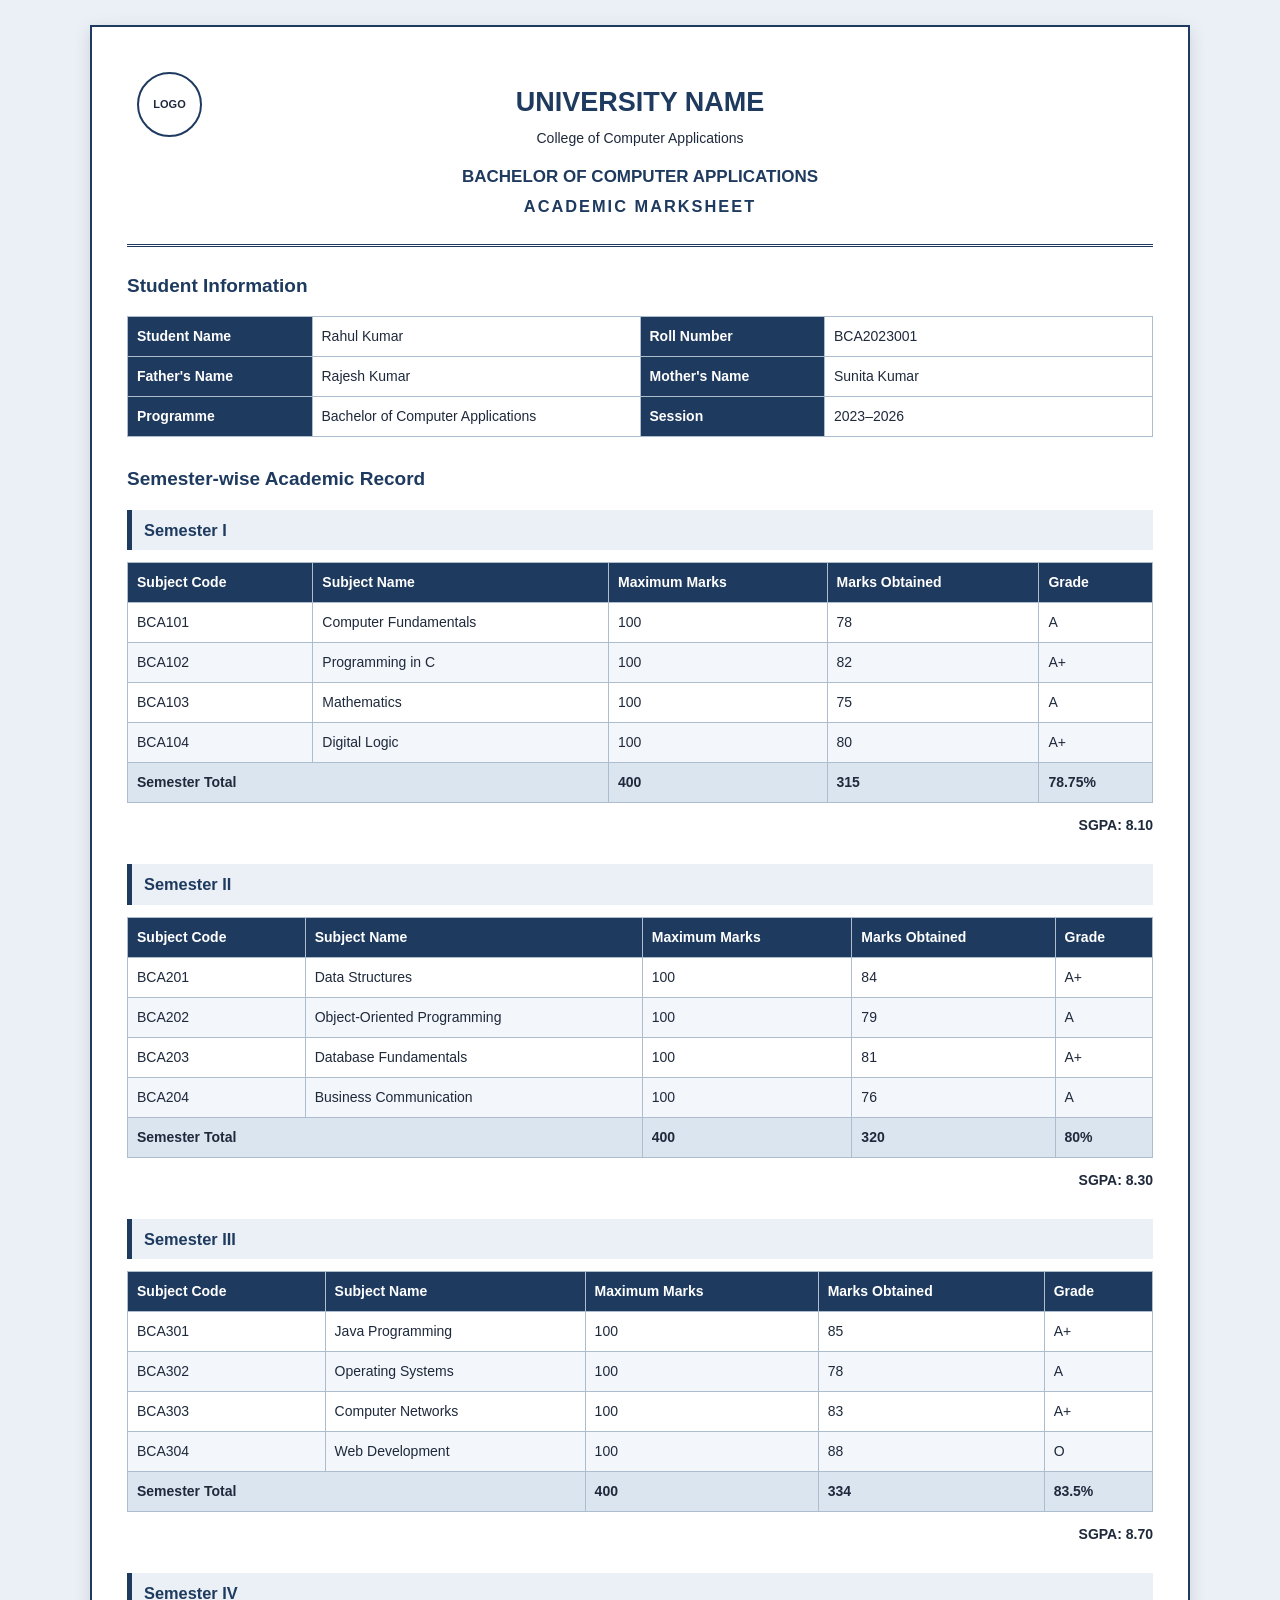
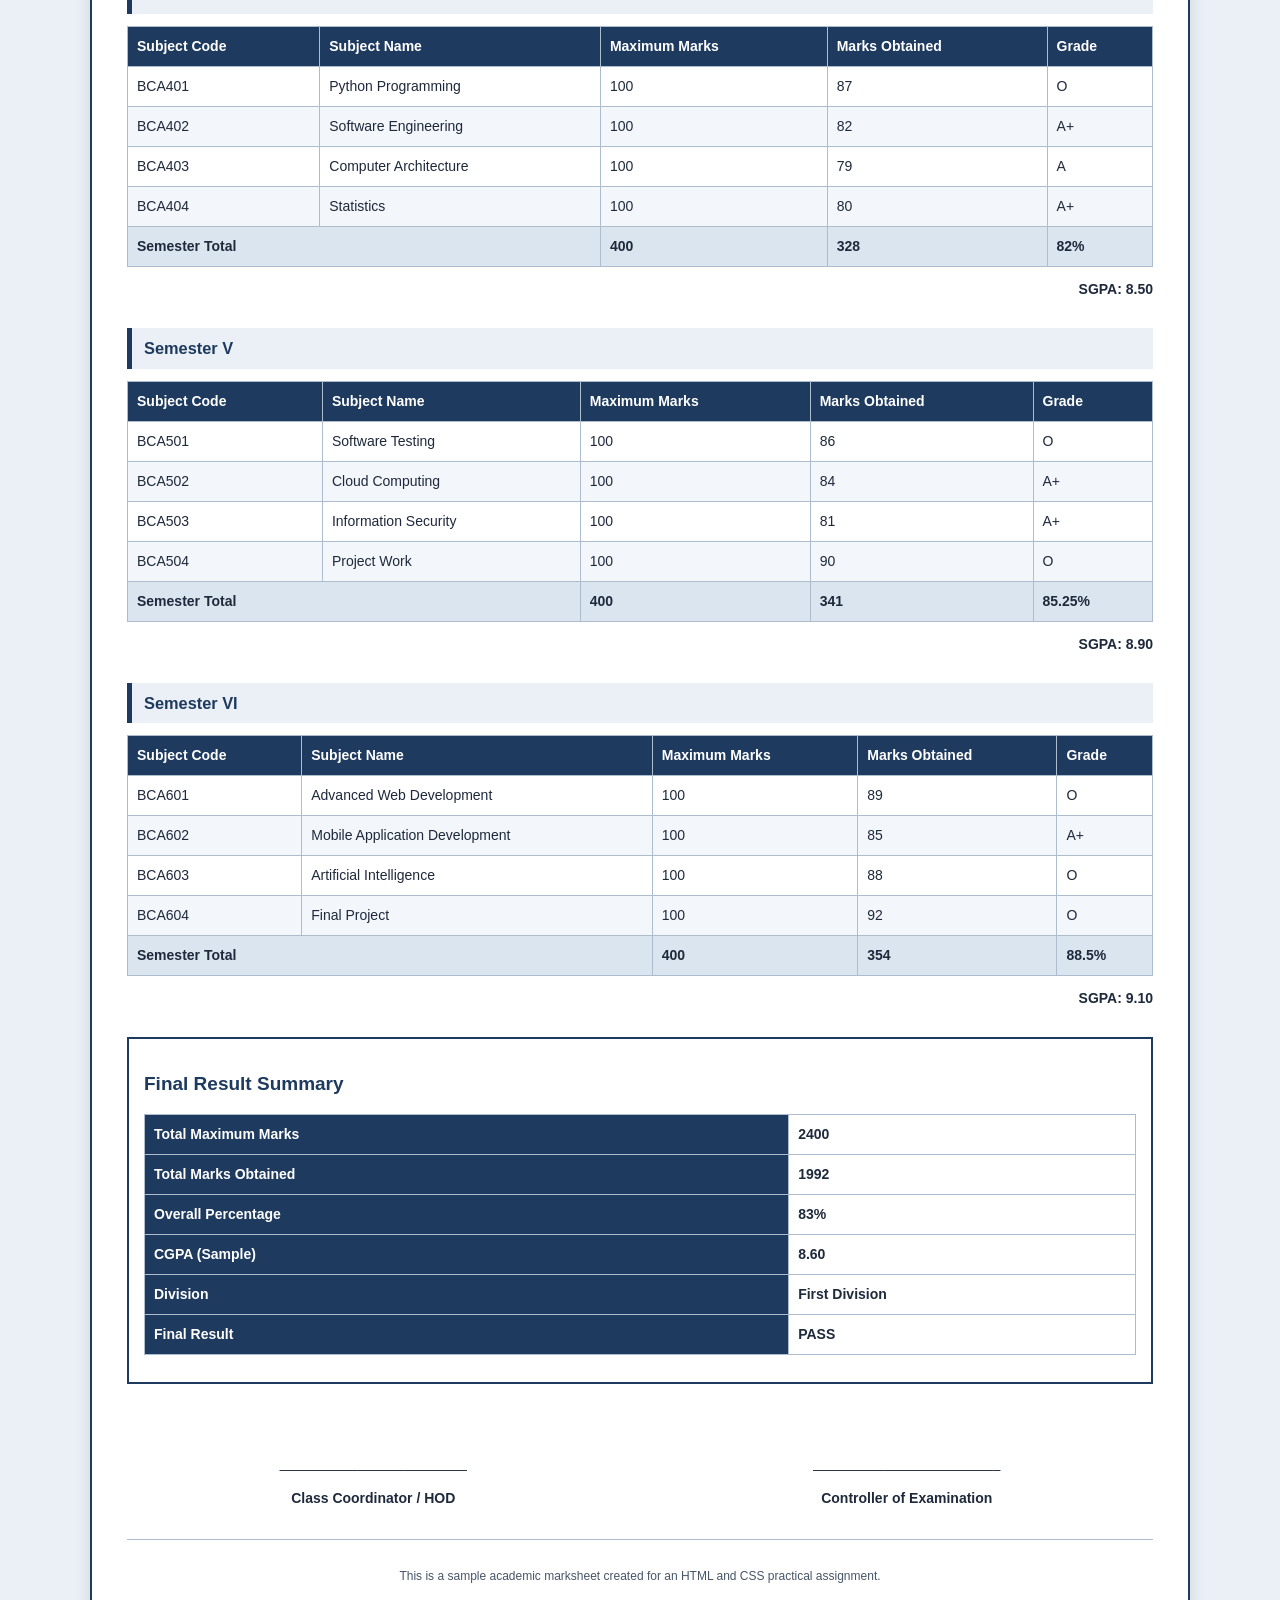
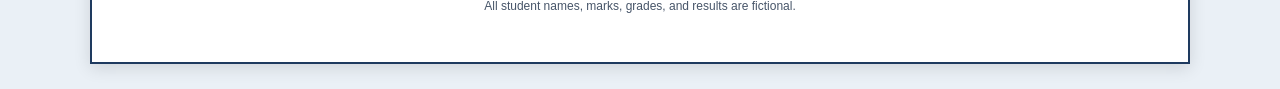
<file: 03_HTML_CSS_Assignment/A1_Marksheet/index.html>
<!DOCTYPE html>
<html lang="en">
<head>
    <meta charset="UTF-8">
    <meta name="viewport" content="width=device-width, initial-scale=1.0">
    <meta name="description" content="BCA six-semester academic marksheet">
    <title>BCA Academic Marksheet</title>
    <link rel="stylesheet" href="style.css">
</head>
<body>

    <div class="marksheet">

        <header class="university-header">
            <div class="logo">LOGO</div>
            <h1>UNIVERSITY NAME</h1>
            <p>College of Computer Applications</p>
            <h2>BACHELOR OF COMPUTER APPLICATIONS</h2>
            <h3>ACADEMIC MARKSHEET</h3>
        </header>

        <section class="student-details">
            <h2>Student Information</h2>

            <table>
                <tr>
                    <th>Student Name</th>
                    <td>Rahul Kumar</td>
                    <th>Roll Number</th>
                    <td>BCA2023001</td>
                </tr>
                <tr>
                    <th>Father's Name</th>
                    <td>Rajesh Kumar</td>
                    <th>Mother's Name</th>
                    <td>Sunita Kumar</td>
                </tr>
                <tr>
                    <th>Programme</th>
                    <td>Bachelor of Computer Applications</td>
                    <th>Session</th>
                    <td>2023–2026</td>
                </tr>
            </table>
        </section>

        <main>
            <h2>Semester-wise Academic Record</h2>

            <section class="semester">
                <h3>Semester I</h3>
                <table>
                    <thead>
                        <tr>
                            <th>Subject Code</th>
                            <th>Subject Name</th>
                            <th>Maximum Marks</th>
                            <th>Marks Obtained</th>
                            <th>Grade</th>
                        </tr>
                    </thead>
                    <tbody>
                        <tr><td>BCA101</td><td>Computer Fundamentals</td><td>100</td><td>78</td><td>A</td></tr>
                        <tr><td>BCA102</td><td>Programming in C</td><td>100</td><td>82</td><td>A+</td></tr>
                        <tr><td>BCA103</td><td>Mathematics</td><td>100</td><td>75</td><td>A</td></tr>
                        <tr><td>BCA104</td><td>Digital Logic</td><td>100</td><td>80</td><td>A+</td></tr>
                    </tbody>
                    <tfoot>
                        <tr><th colspan="2">Semester Total</th><td>400</td><td>315</td><td>78.75%</td></tr>
                    </tfoot>
                </table>
                <p class="sgpa">SGPA: 8.10</p>
            </section>

            <section class="semester">
                <h3>Semester II</h3>
                <table>
                    <thead>
                        <tr><th>Subject Code</th><th>Subject Name</th><th>Maximum Marks</th><th>Marks Obtained</th><th>Grade</th></tr>
                    </thead>
                    <tbody>
                        <tr><td>BCA201</td><td>Data Structures</td><td>100</td><td>84</td><td>A+</td></tr>
                        <tr><td>BCA202</td><td>Object-Oriented Programming</td><td>100</td><td>79</td><td>A</td></tr>
                        <tr><td>BCA203</td><td>Database Fundamentals</td><td>100</td><td>81</td><td>A+</td></tr>
                        <tr><td>BCA204</td><td>Business Communication</td><td>100</td><td>76</td><td>A</td></tr>
                    </tbody>
                    <tfoot>
                        <tr><th colspan="2">Semester Total</th><td>400</td><td>320</td><td>80%</td></tr>
                    </tfoot>
                </table>
                <p class="sgpa">SGPA: 8.30</p>
            </section>

            <section class="semester">
                <h3>Semester III</h3>
                <table>
                    <thead>
                        <tr><th>Subject Code</th><th>Subject Name</th><th>Maximum Marks</th><th>Marks Obtained</th><th>Grade</th></tr>
                    </thead>
                    <tbody>
                        <tr><td>BCA301</td><td>Java Programming</td><td>100</td><td>85</td><td>A+</td></tr>
                        <tr><td>BCA302</td><td>Operating Systems</td><td>100</td><td>78</td><td>A</td></tr>
                        <tr><td>BCA303</td><td>Computer Networks</td><td>100</td><td>83</td><td>A+</td></tr>
                        <tr><td>BCA304</td><td>Web Development</td><td>100</td><td>88</td><td>O</td></tr>
                    </tbody>
                    <tfoot>
                        <tr><th colspan="2">Semester Total</th><td>400</td><td>334</td><td>83.5%</td></tr>
                    </tfoot>
                </table>
                <p class="sgpa">SGPA: 8.70</p>
            </section>

            <section class="semester">
                <h3>Semester IV</h3>
                <table>
                    <thead>
                        <tr><th>Subject Code</th><th>Subject Name</th><th>Maximum Marks</th><th>Marks Obtained</th><th>Grade</th></tr>
                    </thead>
                    <tbody>
                        <tr><td>BCA401</td><td>Python Programming</td><td>100</td><td>87</td><td>O</td></tr>
                        <tr><td>BCA402</td><td>Software Engineering</td><td>100</td><td>82</td><td>A+</td></tr>
                        <tr><td>BCA403</td><td>Computer Architecture</td><td>100</td><td>79</td><td>A</td></tr>
                        <tr><td>BCA404</td><td>Statistics</td><td>100</td><td>80</td><td>A+</td></tr>
                    </tbody>
                    <tfoot>
                        <tr><th colspan="2">Semester Total</th><td>400</td><td>328</td><td>82%</td></tr>
                    </tfoot>
                </table>
                <p class="sgpa">SGPA: 8.50</p>
            </section>

            <section class="semester">
                <h3>Semester V</h3>
                <table>
                    <thead>
                        <tr><th>Subject Code</th><th>Subject Name</th><th>Maximum Marks</th><th>Marks Obtained</th><th>Grade</th></tr>
                    </thead>
                    <tbody>
                        <tr><td>BCA501</td><td>Software Testing</td><td>100</td><td>86</td><td>O</td></tr>
                        <tr><td>BCA502</td><td>Cloud Computing</td><td>100</td><td>84</td><td>A+</td></tr>
                        <tr><td>BCA503</td><td>Information Security</td><td>100</td><td>81</td><td>A+</td></tr>
                        <tr><td>BCA504</td><td>Project Work</td><td>100</td><td>90</td><td>O</td></tr>
                    </tbody>
                    <tfoot>
                        <tr><th colspan="2">Semester Total</th><td>400</td><td>341</td><td>85.25%</td></tr>
                    </tfoot>
                </table>
                <p class="sgpa">SGPA: 8.90</p>
            </section>

            <section class="semester">
                <h3>Semester VI</h3>
                <table>
                    <thead>
                        <tr><th>Subject Code</th><th>Subject Name</th><th>Maximum Marks</th><th>Marks Obtained</th><th>Grade</th></tr>
                    </thead>
                    <tbody>
                        <tr><td>BCA601</td><td>Advanced Web Development</td><td>100</td><td>89</td><td>O</td></tr>
                        <tr><td>BCA602</td><td>Mobile Application Development</td><td>100</td><td>85</td><td>A+</td></tr>
                        <tr><td>BCA603</td><td>Artificial Intelligence</td><td>100</td><td>88</td><td>O</td></tr>
                        <tr><td>BCA604</td><td>Final Project</td><td>100</td><td>92</td><td>O</td></tr>
                    </tbody>
                    <tfoot>
                        <tr><th colspan="2">Semester Total</th><td>400</td><td>354</td><td>88.5%</td></tr>
                    </tfoot>
                </table>
                <p class="sgpa">SGPA: 9.10</p>
            </section>
        </main>

        <section class="final-result">
            <h2>Final Result Summary</h2>
            <table>
                <tr><th>Total Maximum Marks</th><td>2400</td></tr>
                <tr><th>Total Marks Obtained</th><td>1992</td></tr>
                <tr><th>Overall Percentage</th><td>83%</td></tr>
                <tr><th>CGPA (Sample)</th><td>8.60</td></tr>
                <tr><th>Division</th><td>First Division</td></tr>
                <tr><th>Final Result</th><td>PASS</td></tr>
            </table>
        </section>

        <section class="signatures">
            <div>
                <p>________________________</p>
                <strong>Class Coordinator / HOD</strong>
            </div>
            <div>
                <p>________________________</p>
                <strong>Controller of Examination</strong>
            </div>
        </section>

        <footer>
            <p>This is a sample academic marksheet created for an HTML and CSS practical assignment.</p>
            <p>All student names, marks, grades, and results are fictional.</p>
        </footer>

    </div>

</body>
</html>
</file>
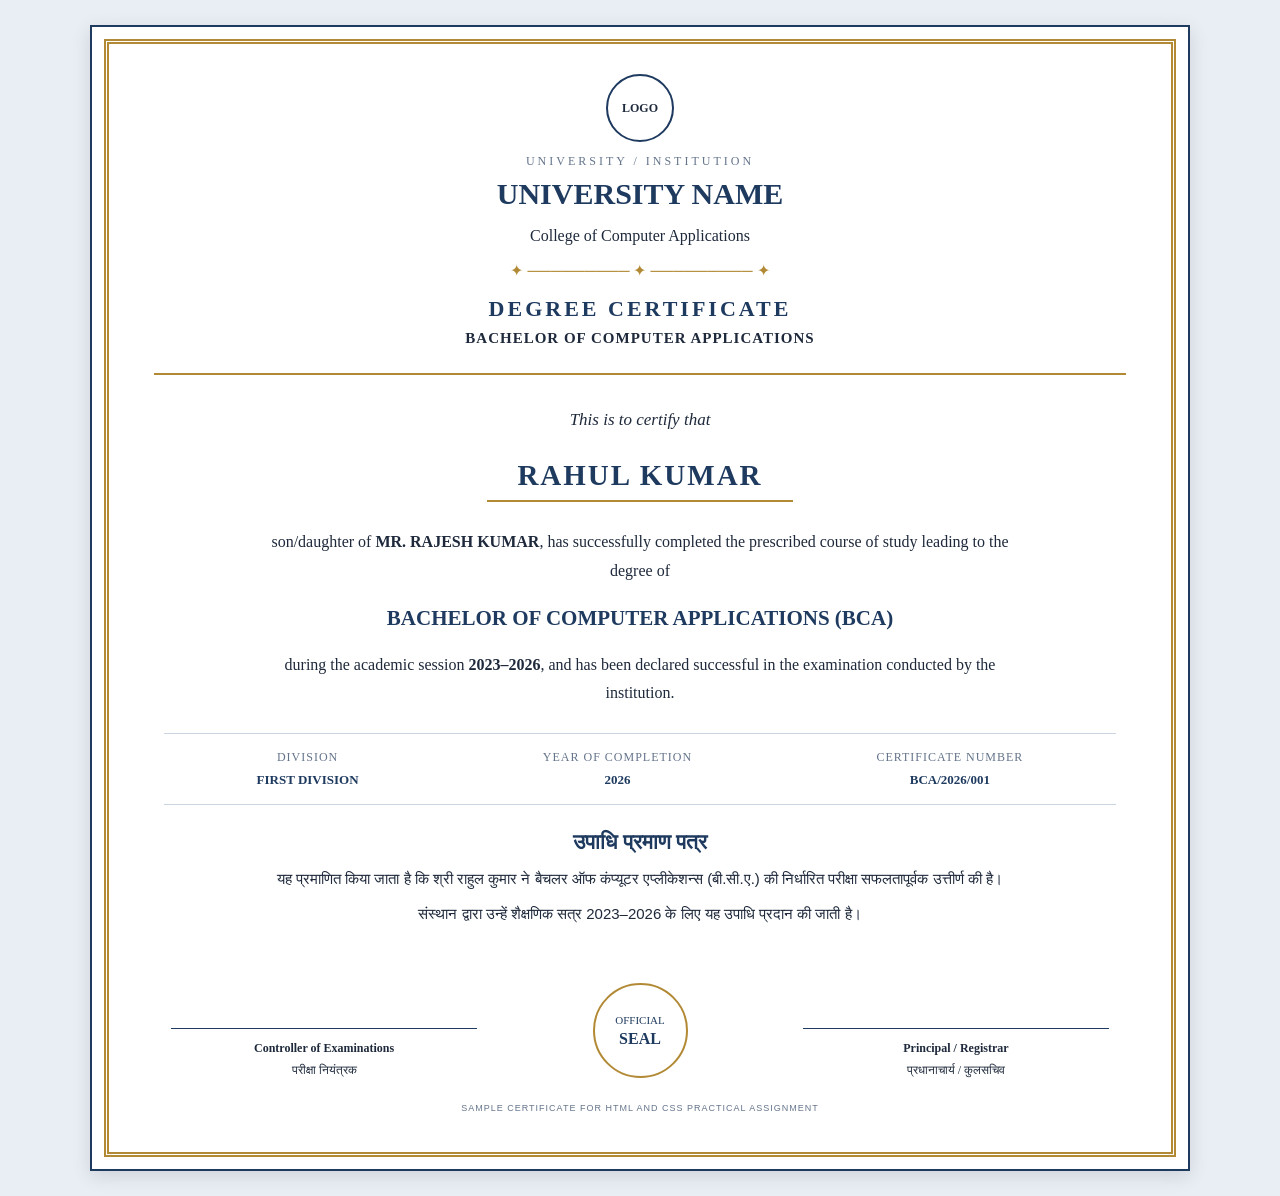
<file: 03_HTML_CSS_Assignment/A2_Degree_Certificate/index.html>
<!DOCTYPE html>
<html lang="en">
<head>
    <meta charset="UTF-8">
    <meta name="viewport" content="width=device-width, initial-scale=1.0">
    <title>BCA Degree Certificate</title>
    <link rel="stylesheet" href="style.css">
</head>
<body>
    <main class="certificate">
        <div class="certificate-border">

            <header class="certificate-header">
                <div class="logo">LOGO</div>
                <p class="university-label">UNIVERSITY / INSTITUTION</p>
                <h1>UNIVERSITY NAME</h1>
                <p>College of Computer Applications</p>
                <div class="ornament">✦ ───────── ✦ ───────── ✦</div>
                <h2>DEGREE CERTIFICATE</h2>
                <h3>BACHELOR OF COMPUTER APPLICATIONS</h3>
            </header>

            <section class="certificate-body">
                <p class="intro">This is to certify that</p>

                <h2 class="student-name">RAHUL KUMAR</h2>

                <p class="details">
                    son/daughter of <strong>MR. RAJESH KUMAR</strong>,
                    has successfully completed the prescribed course of study
                    leading to the degree of
                </p>

                <h2 class="degree-name">
                    BACHELOR OF COMPUTER APPLICATIONS (BCA)
                </h2>

                <p class="details">
                    during the academic session <strong>2023–2026</strong>,
                    and has been declared successful in the examination
                    conducted by the institution.
                </p>

                <div class="result-box">
                    <div>
                        <span class="result-label">Division</span>
                        <strong>FIRST DIVISION</strong>
                    </div>
                    <div>
                        <span class="result-label">Year of Completion</span>
                        <strong>2026</strong>
                    </div>
                    <div>
                        <span class="result-label">Certificate Number</span>
                        <strong>BCA/2026/001</strong>
                    </div>
                </div>

                <p class="hindi-title">उपाधि प्रमाण पत्र</p>

                <p class="hindi-text">
                    यह प्रमाणित किया जाता है कि श्री राहुल कुमार ने
                    बैचलर ऑफ कंप्यूटर एप्लीकेशन्स (बी.सी.ए.) की निर्धारित
                    परीक्षा सफलतापूर्वक उत्तीर्ण की है।
                </p>

                <p class="hindi-text">
                    संस्थान द्वारा उन्हें शैक्षणिक सत्र 2023–2026 के लिए
                    यह उपाधि प्रदान की जाती है।
                </p>
            </section>

            <footer class="certificate-footer">
                <div class="signature">
                    <div class="signature-line"></div>
                    <strong>Controller of Examinations</strong>
                    <span>परीक्षा नियंत्रक</span>
                </div>

                <div class="seal">
                    <span>OFFICIAL</span>
                    <strong>SEAL</strong>
                </div>

                <div class="signature">
                    <div class="signature-line"></div>
                    <strong>Principal / Registrar</strong>
                    <span>प्रधानाचार्य / कुलसचिव</span>
                </div>
            </footer>

            <p class="certificate-note">
                SAMPLE CERTIFICATE FOR HTML AND CSS PRACTICAL ASSIGNMENT
            </p>

        </div>
    </main>
</body>
</html>
</file>
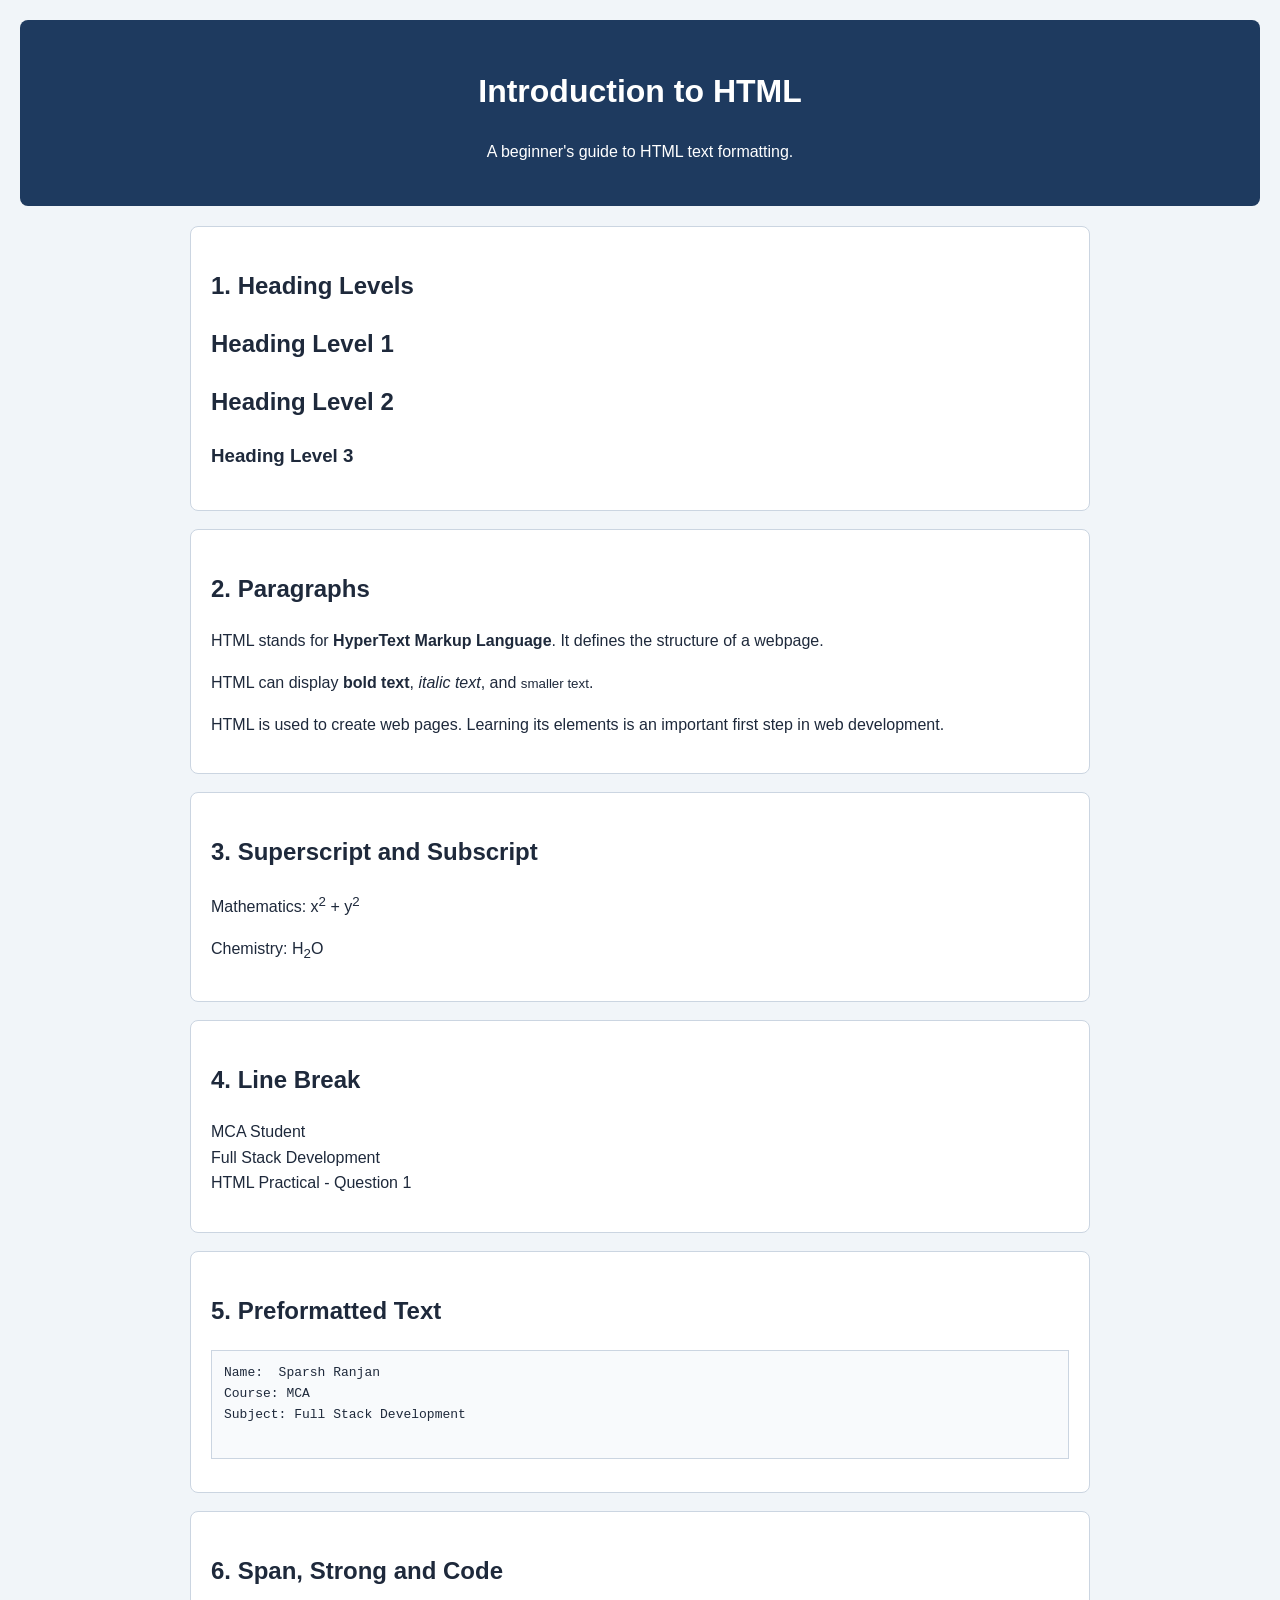
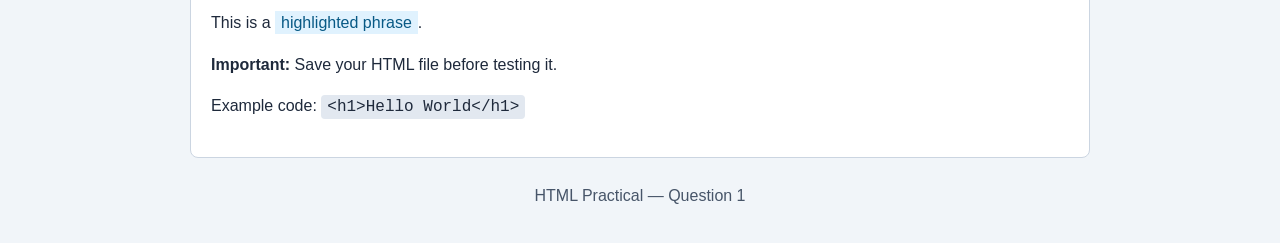
<file: 01_MCA_Lab_1/Q1_HTML_Text_Formatting/intro.html>
<!DOCTYPE html>
<html lang="en">
<head>
    <meta charset="UTF-8">
    <meta name="viewport" content="width=device-width, initial-scale=1.0">
    <title>HTML Basics and Text Formatting</title>

    <!-- Connect the external CSS file -->
    <link rel="stylesheet" href="style.css">
</head>
<body>

    <!-- Main heading -->
    <header class="page-header">
        <h1>Introduction to HTML</h1>
        <p>A beginner's guide to HTML text formatting.</p>
    </header>

    <main>
        <!-- Demonstration of heading levels -->
        <section class="content-card">
            <h2>1. Heading Levels</h2>
            <h1>Heading Level 1</h1>
            <h2>Heading Level 2</h2>
            <h3>Heading Level 3</h3>
        </section>

        <!-- Demonstration of paragraphs -->
        <section class="content-card">
            <h2>2. Paragraphs</h2>

            <p>
                HTML stands for
                <strong>HyperText Markup Language</strong>.
                It defines the structure of a webpage.
            </p>

            <p>
                HTML can display <b>bold text</b>,
                <i>italic text</i>, and
                <small>smaller text</small>.
            </p>

            <p>
                HTML is used to create web pages.
                Learning its elements is an important
                first step in web development.
            </p>
        </section>

        <!-- Demonstration of superscript and subscript -->
        <section class="content-card">
            <h2>3. Superscript and Subscript</h2>

            <p>Mathematics: x<sup>2</sup> + y<sup>2</sup></p>
            <p>Chemistry: H<sub>2</sub>O</p>
        </section>

        <!-- Demonstration of line breaks -->
        <section class="content-card">
            <h2>4. Line Break</h2>

            <p>
                MCA Student<br>
                Full Stack Development<br>
                HTML Practical - Question 1
            </p>
        </section>

        <!-- Demonstration of preformatted text -->
        <section class="content-card">
            <h2>5. Preformatted Text</h2>

            <pre>
Name:  Sparsh Ranjan
Course: MCA
Subject: Full Stack Development
            </pre>
        </section>

        <!-- Demonstration of span and code -->
        <section class="content-card">
            <h2>6. Span, Strong and Code</h2>

            <p>
                This is a
                <span class="highlight">highlighted phrase</span>.
            </p>

            <p>
                <strong>Important:</strong>
                Save your HTML file before testing it.
            </p>

            <p>
                Example code:
                <code>&lt;h1&gt;Hello World&lt;/h1&gt;</code>
            </p>
        </section>
    </main>

    <!-- Footer -->
    <footer>
        <p>HTML Practical — Question 1</p>
    </footer>

</body>
</html>
</file>
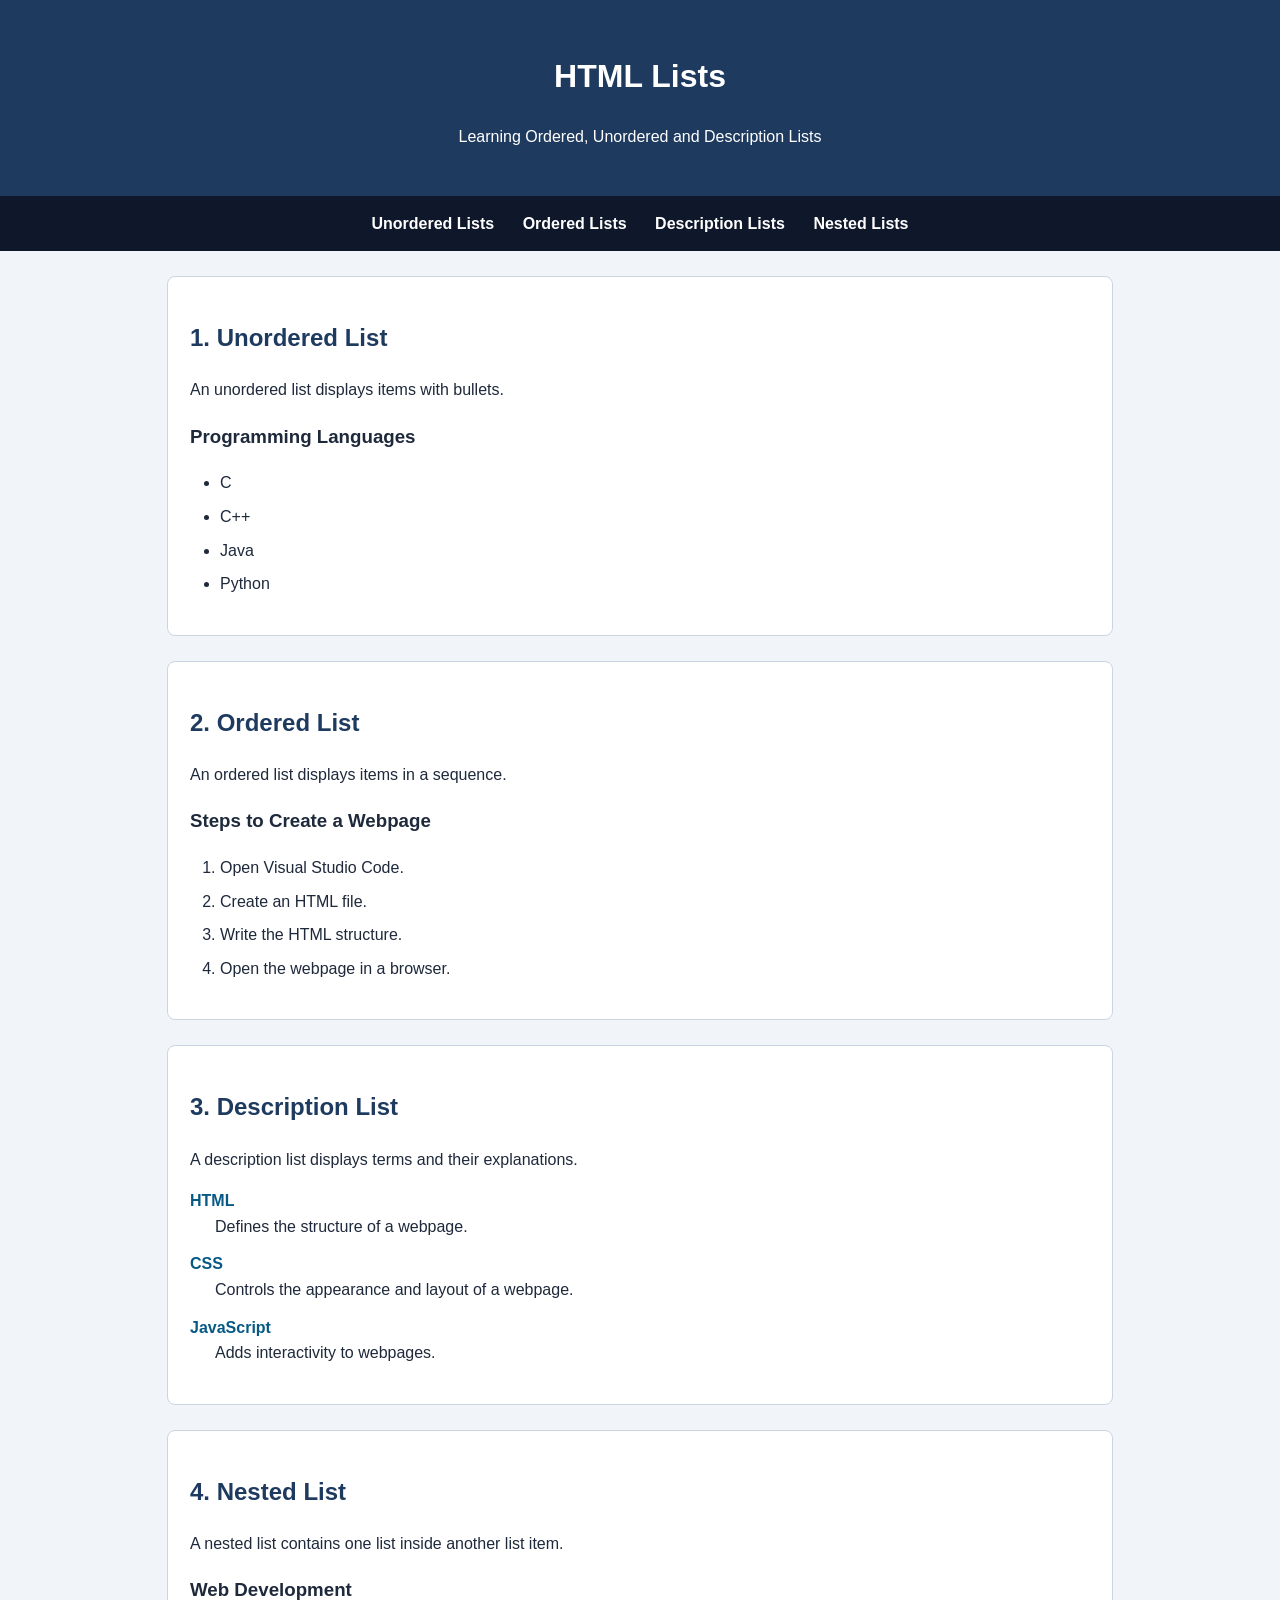
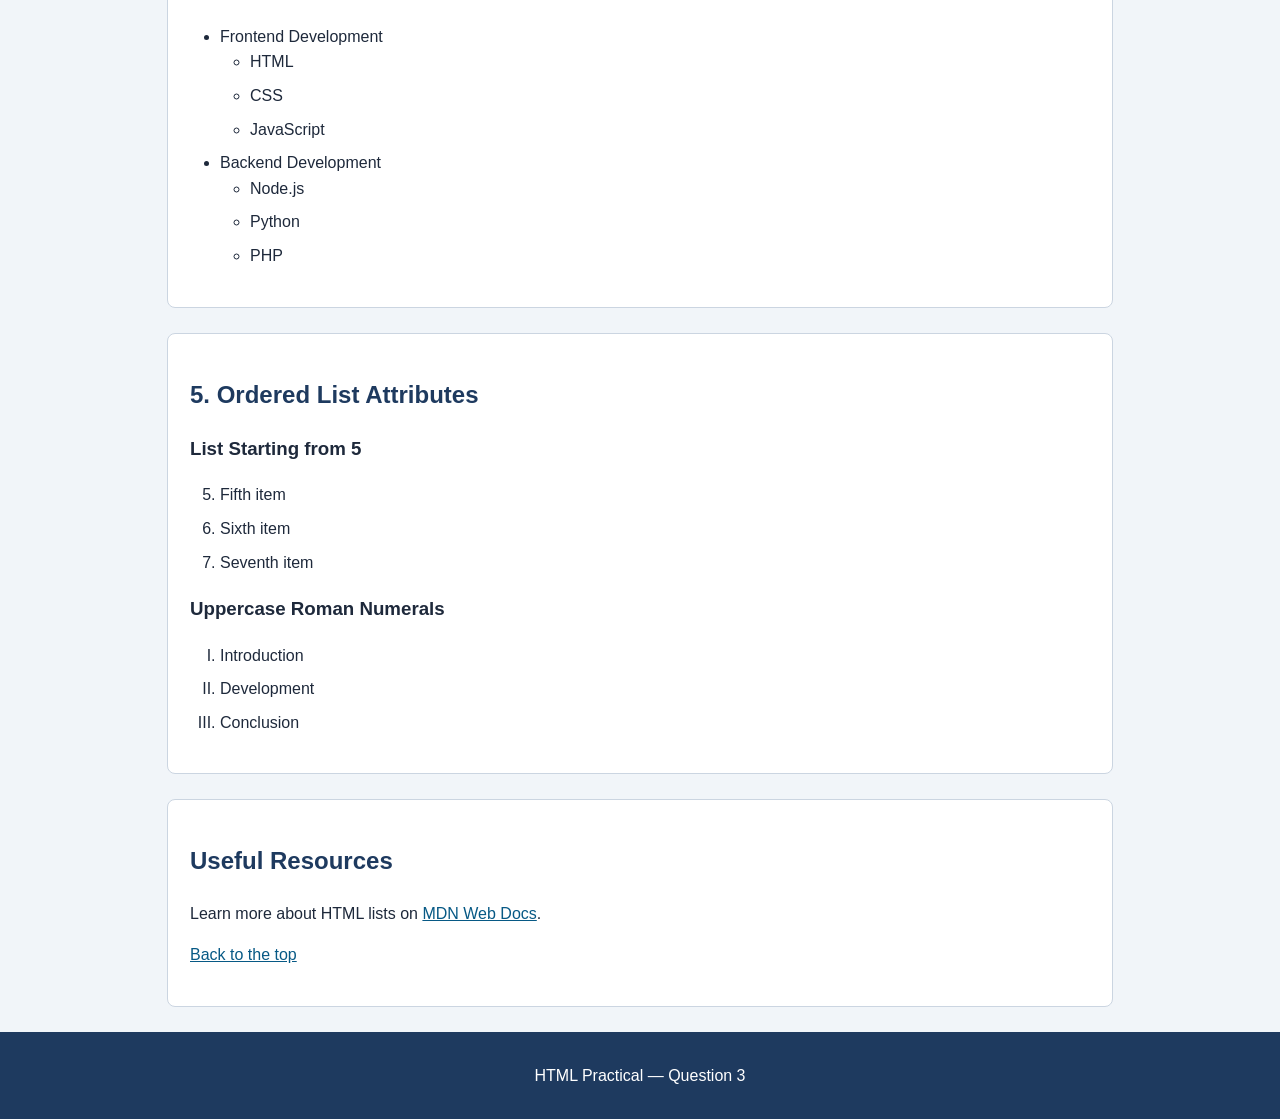
<file: 01_MCA_Lab_1/Q3_Lists/lists.html>
<!DOCTYPE html>
<html lang="en">
<head>
    <meta charset="UTF-8">
    <meta name="viewport" content="width=device-width, initial-scale=1.0">
    <title>HTML Lists Practical</title>

    <!-- Link the external CSS file -->
    <link rel="stylesheet" href="style.css">
</head>

<body id="top">

    <!-- Page Header -->
    <header class="header">
        <h1>HTML Lists</h1>
        <p>Learning Ordered, Unordered and Description Lists</p>
    </header>

    <!-- Navigation -->
    <nav class="navigation">
        <a href="#unordered">Unordered Lists</a>
        <a href="#ordered">Ordered Lists</a>
        <a href="#description">Description Lists</a>
        <a href="#nested">Nested Lists</a>
    </nav>

    <main>

        <!-- Section 1: Unordered List -->
        <section id="unordered" class="content">
            <h2>1. Unordered List</h2>
            <p>An unordered list displays items with bullets.</p>

            <h3>Programming Languages</h3>
            <ul>
                <li>C</li>
                <li>C++</li>
                <li>Java</li>
                <li>Python</li>
            </ul>
        </section>

        <!-- Section 2: Ordered List -->
        <section id="ordered" class="content">
            <h2>2. Ordered List</h2>
            <p>An ordered list displays items in a sequence.</p>

            <h3>Steps to Create a Webpage</h3>
            <ol>
                <li>Open Visual Studio Code.</li>
                <li>Create an HTML file.</li>
                <li>Write the HTML structure.</li>
                <li>Open the webpage in a browser.</li>
            </ol>
        </section>

        <!-- Section 3: Description List -->
        <section id="description" class="content">
            <h2>3. Description List</h2>
            <p>A description list displays terms and their explanations.</p>

            <dl>
                <dt>HTML</dt>
                <dd>Defines the structure of a webpage.</dd>

                <dt>CSS</dt>
                <dd>Controls the appearance and layout of a webpage.</dd>

                <dt>JavaScript</dt>
                <dd>Adds interactivity to webpages.</dd>
            </dl>
        </section>

        <!-- Section 4: Nested List -->
        <section id="nested" class="content">
            <h2>4. Nested List</h2>
            <p>A nested list contains one list inside another list item.</p>

            <h3>Web Development</h3>
            <ul>
                <li>Frontend Development
                    <ul>
                        <li>HTML</li>
                        <li>CSS</li>
                        <li>JavaScript</li>
                    </ul>
                </li>

                <li>Backend Development
                    <ul>
                        <li>Node.js</li>
                        <li>Python</li>
                        <li>PHP</li>
                    </ul>
                </li>
            </ul>
        </section>

        <!-- Section 5: Ordered List Attributes -->
        <section class="content">
            <h2>5. Ordered List Attributes</h2>

            <h3>List Starting from 5</h3>
            <ol start="5">
                <li>Fifth item</li>
                <li>Sixth item</li>
                <li>Seventh item</li>
            </ol>

            <h3>Uppercase Roman Numerals</h3>
            <ol type="I">
                <li>Introduction</li>
                <li>Development</li>
                <li>Conclusion</li>
            </ol>
        </section>

        <!-- Footer Resources -->
        <section class="content resources">
            <h2>Useful Resources</h2>
            <p>
                Learn more about HTML lists on
                <a href="https://developer.mozilla.org/en-US/docs/Web/HTML/Element/ul"
                   target="_blank"
                   rel="noopener noreferrer">MDN Web Docs</a>.
            </p>

            <p><a href="#top">Back to the top</a></p>
        </section>

    </main>

    <!-- Page Footer -->
    <footer class="footer">
        <p>HTML Practical — Question 3</p>
    </footer>

</body>
</html>
</file>
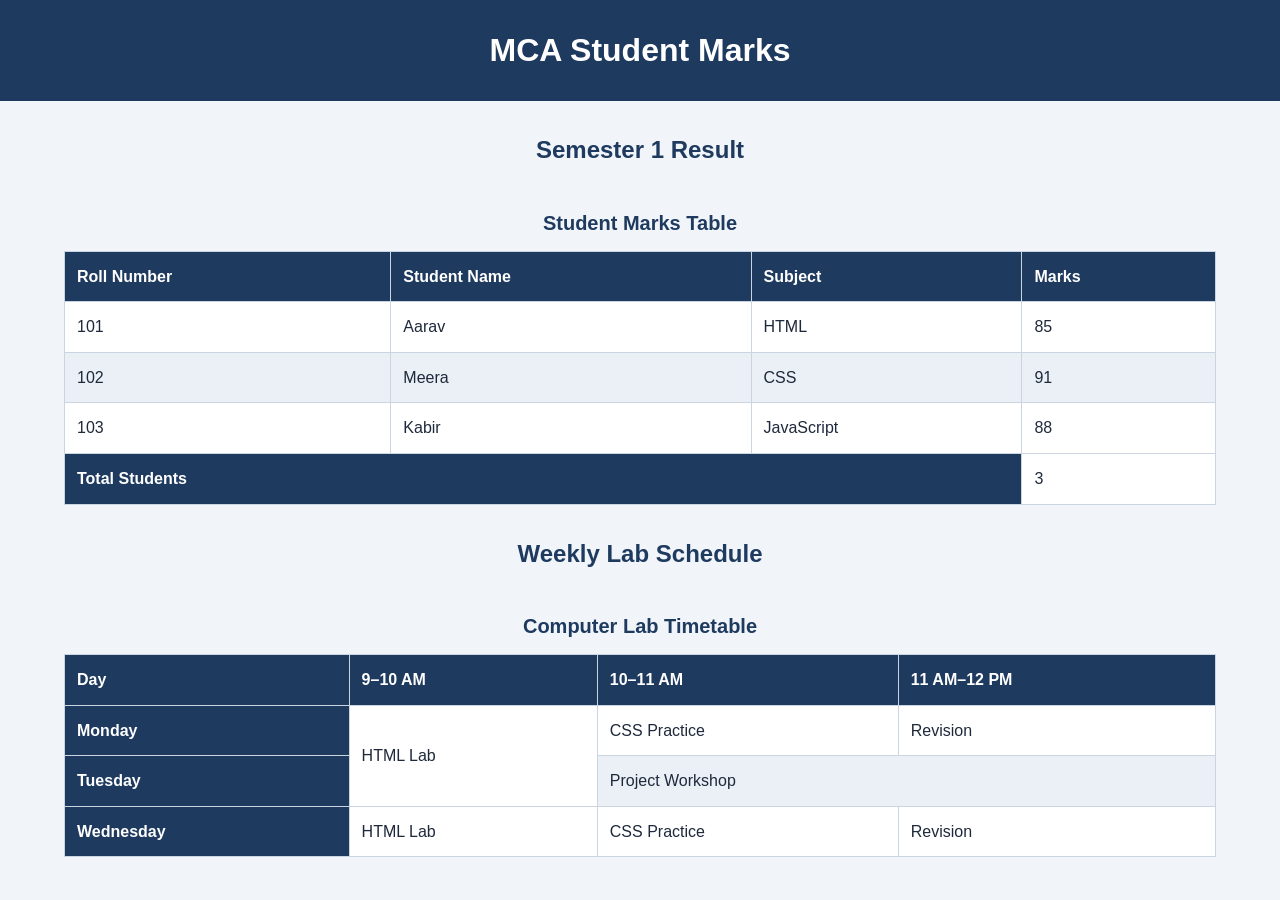
<file: 01_MCA_Lab_1/Q4_Tables/tables.html>
<!DOCTYPE html>
<html lang="en">
<head>
    <meta charset="UTF-8">
    <meta name="viewport" content="width=device-width, initial-scale=1.0">
    <title>HTML Tables Practical</title>
    <link rel="stylesheet" href="style.css">
</head>
<body>
    <h1>MCA Student Marks</h1>

    <h2>Semester 1 Result</h2>

    <table>
        <caption>Student Marks Table</caption>

        <thead>
            <tr>
                <th scope="col">Roll Number</th>
                <th scope="col">Student Name</th>
                <th scope="col">Subject</th>
                <th scope="col">Marks</th>
            </tr>
        </thead>

        <tbody>
            <tr>
                <td>101</td>
                <td>Aarav</td>
                <td>HTML</td>
                <td>85</td>
            </tr>
            <tr>
                <td>102</td>
                <td>Meera</td>
                <td>CSS</td>
                <td>91</td>
            </tr>
            <tr>
                <td>103</td>
                <td>Kabir</td>
                <td>JavaScript</td>
                <td>88</td>
            </tr>
        </tbody>
        
        <tfoot>
            <tr>
                <th colspan="3">Total Students</th>
                <td>3</td>
            </tr>
        </tfoot>

    </table>
    
<h2>Weekly Lab Schedule</h2>

<table>
    <caption>Computer Lab Timetable</caption>

    <thead>
        <tr>
            <th>Day</th>
            <th>9–10 AM</th>
            <th>10–11 AM</th>
            <th>11 AM–12 PM</th>
        </tr>
    </thead>

    <tbody>
        <tr>
            <th>Monday</th>
            <td rowspan="2">HTML Lab</td>
            <td>CSS Practice</td>
            <td>Revision</td>
        </tr>

        <tr>
            <th>Tuesday</th>
            <td colspan="2">Project Workshop</td>
        </tr>

        <tr>
            <th>Wednesday</th>
            <td>HTML Lab</td>
            <td>CSS Practice</td>
            <td>Revision</td>
        </tr>
    </tbody>
</table>

</body>
</html>
</file>
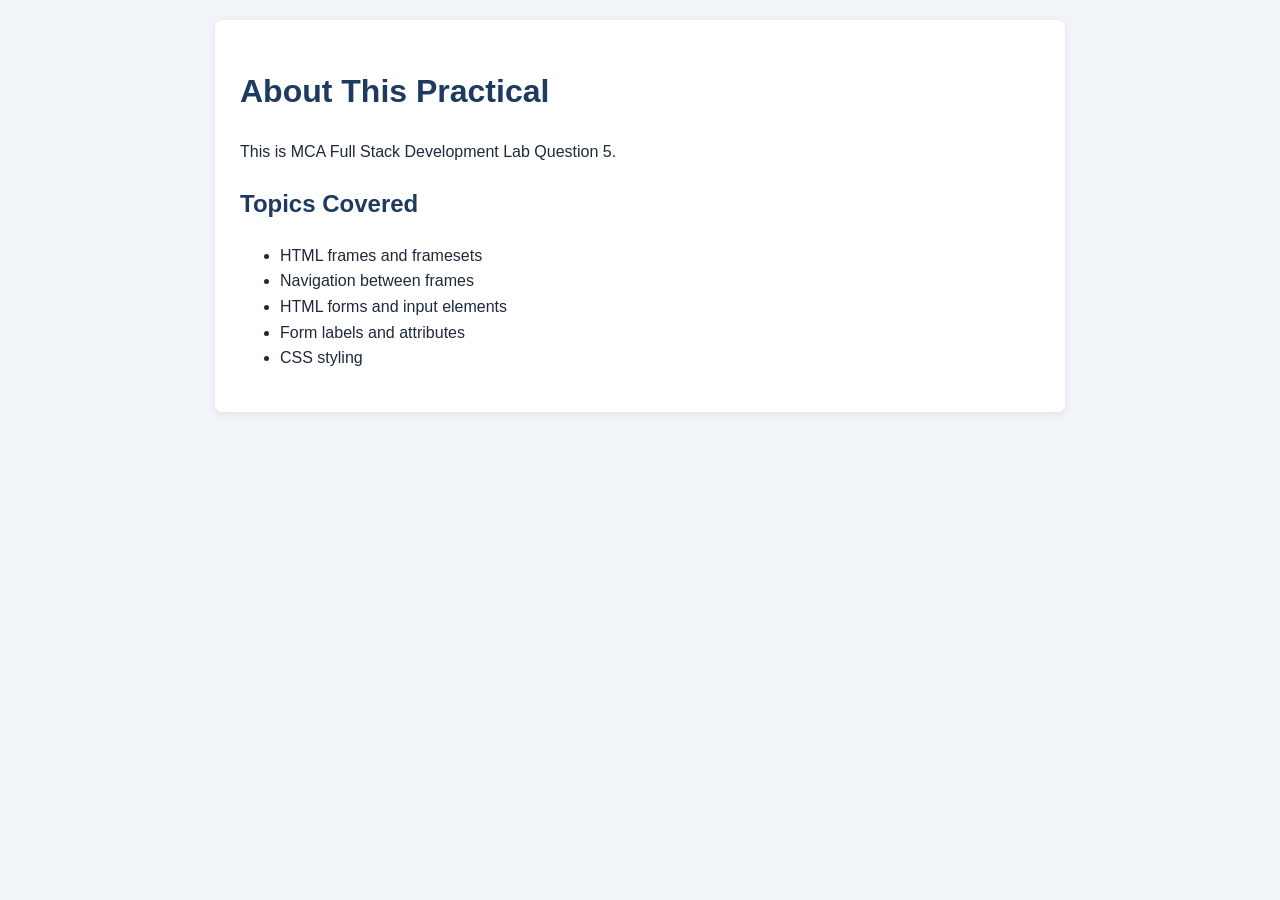
<file: 01_MCA_Lab_1/Q5_Frames_Forms/about.html>
<!DOCTYPE html>
<html lang="en">
<head>
    <meta charset="UTF-8">
    <meta name="viewport" content="width=device-width, initial-scale=1.0">
    <title>About</title>
    <link rel="stylesheet" href="style.css">
</head>
<body>

    <main class="container">
        <h1>About This Practical</h1>

        <p>This is MCA Full Stack Development Lab Question 5.</p>

        <h2>Topics Covered</h2>
        <ul>
            <li>HTML frames and framesets</li>
            <li>Navigation between frames</li>
            <li>HTML forms and input elements</li>
            <li>Form labels and attributes</li>
            <li>CSS styling</li>
        </ul>
    </main>

</body>
</html>
</file>
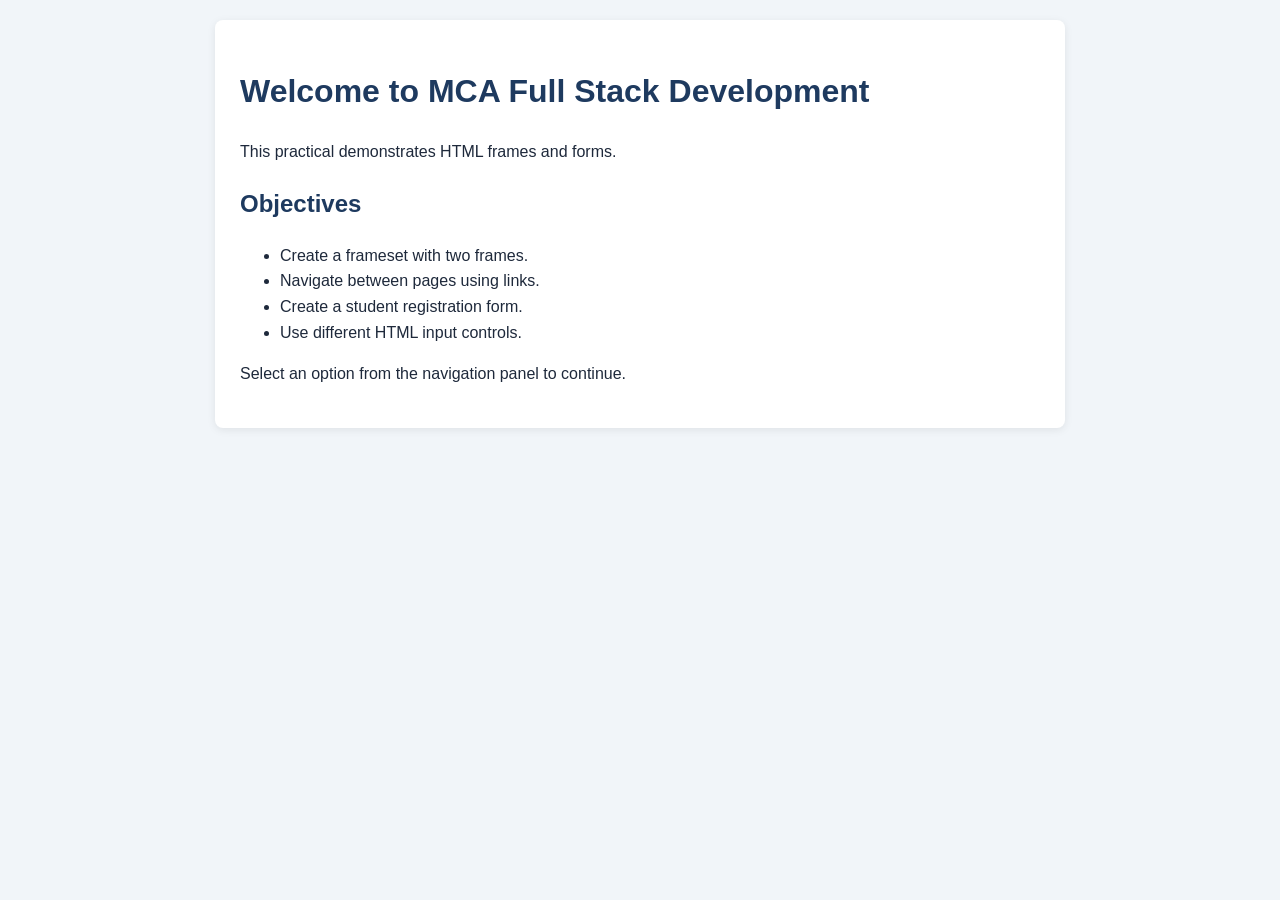
<file: 01_MCA_Lab_1/Q5_Frames_Forms/content.html>
<!DOCTYPE html>
<html lang="en">
<head>
    <meta charset="UTF-8">
    <meta name="viewport" content="width=device-width, initial-scale=1.0">
    <title>Home</title>
    <link rel="stylesheet" href="style.css">
</head>
<body>

    <main class="container">
        <h1>Welcome to MCA Full Stack Development</h1>

        <p>This practical demonstrates HTML frames and forms.</p>

        <h2>Objectives</h2>
        <ul>
            <li>Create a frameset with two frames.</li>
            <li>Navigate between pages using links.</li>
            <li>Create a student registration form.</li>
            <li>Use different HTML input controls.</li>
        </ul>

        <p>Select an option from the navigation panel to continue.</p>
    </main>

</body>
</html>
</file>
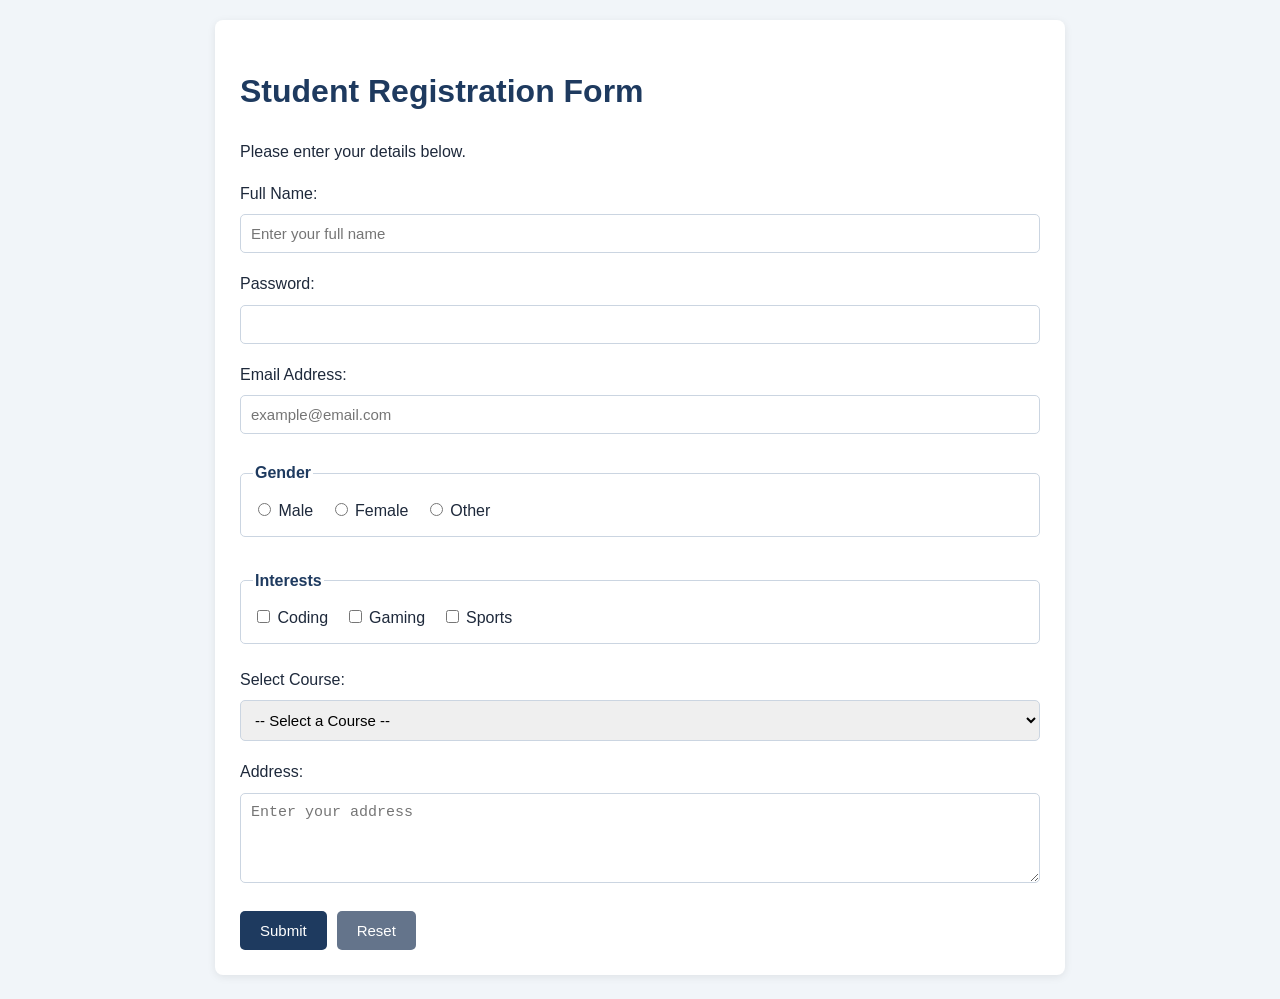
<file: 01_MCA_Lab_1/Q5_Frames_Forms/form.html>
<!DOCTYPE html>
<html lang="en">
<head>
    <meta charset="UTF-8">
    <meta name="viewport" content="width=device-width, initial-scale=1.0">
    <title>Student Registration Form</title>
    <link rel="stylesheet" href="style.css">
</head>
<body>

    <main class="container">
        <h1>Student Registration Form</h1>
        <p>Please enter your details below.</p>

        <form action="#" method="get" class="registration-form">

            <label for="fullname">Full Name:</label>
            <input type="text" id="fullname" name="fullname"
                   class="form-control" placeholder="Enter your full name"
                   required>

            <label for="password">Password:</label>
            <input type="password" id="password" name="password"
                   class="form-control" required>

            <label for="email">Email Address:</label>
            <input type="email" id="email" name="email"
                   class="form-control" placeholder="example@email.com"
                   required>

            <fieldset>
                <legend>Gender</legend>

                <label class="inline-label">
                    <input type="radio" id="male" name="gender" value="Male" required>
                    Male
                </label>

                <label class="inline-label">
                    <input type="radio" id="female" name="gender" value="Female">
                    Female
                </label>

                <label class="inline-label">
                    <input type="radio" id="other" name="gender" value="Other">
                    Other
                </label>
            </fieldset>

            <fieldset>
                <legend>Interests</legend>

                <label class="inline-label">
                    <input type="checkbox" id="coding" name="interests" value="Coding">
                    Coding
                </label>

                <label class="inline-label">
                    <input type="checkbox" id="gaming" name="interests" value="Gaming">
                    Gaming
                </label>

                <label class="inline-label">
                    <input type="checkbox" id="sports" name="interests" value="Sports">
                    Sports
                </label>
            </fieldset>

            <label for="course">Select Course:</label>
            <select id="course" name="course" class="form-control" required>
                <option value="">-- Select a Course --</option>
                <option value="MCA">Master of Computer Applications</option>
                <option value="MBA">Master of Business Administration</option>
                <option value="MSc">Master of Science</option>
                <option value="MCom">Master of Commerce</option>
            </select>

            <label for="address">Address:</label>
            <textarea id="address" name="address" class="form-control"
                      rows="4" placeholder="Enter your address"></textarea>

            <div class="button-group">
                <button type="submit">Submit</button>
                <button type="reset" class="reset-button">Reset</button>
            </div>

        </form>
    </main>

</body>
</html>
</file>
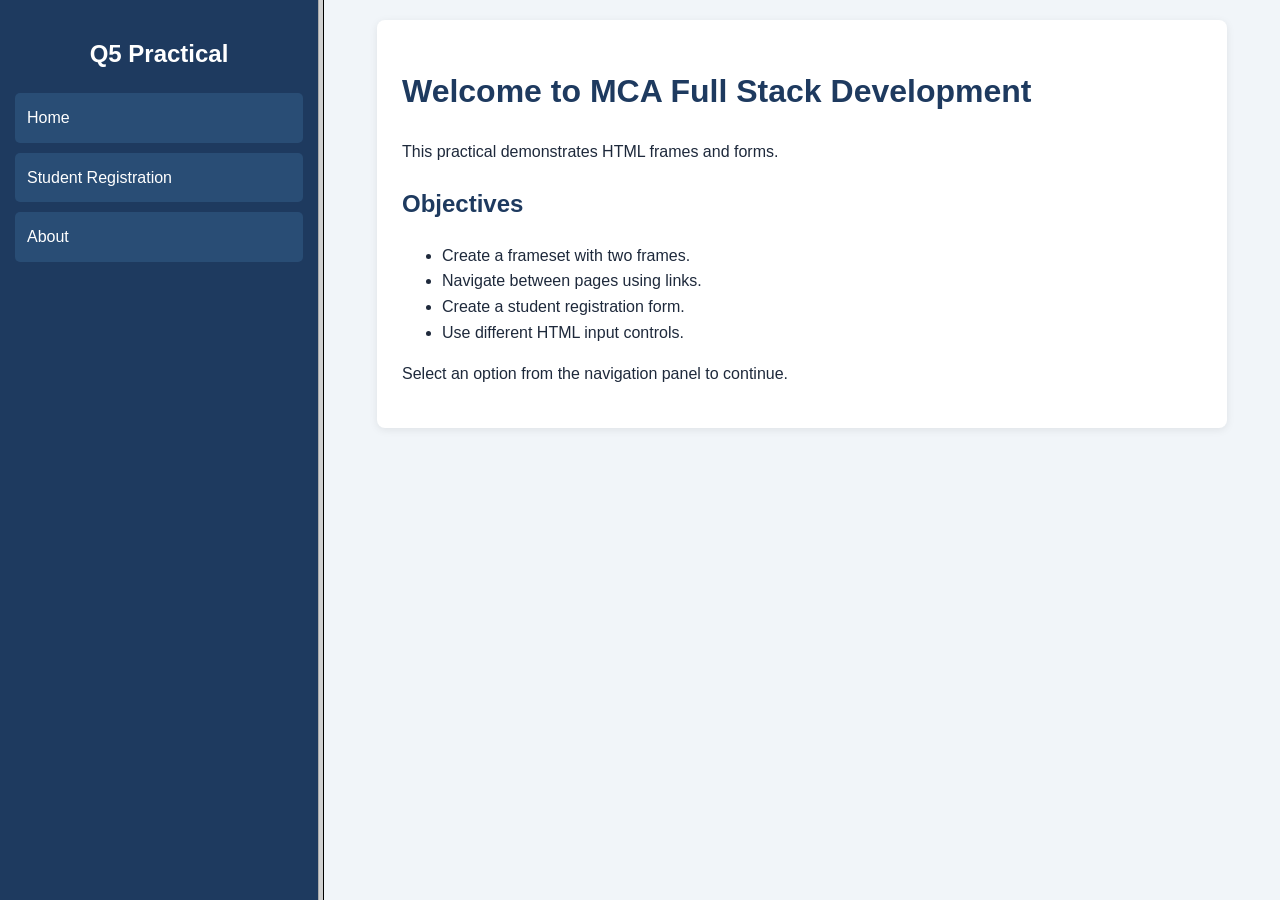
<file: 01_MCA_Lab_1/Q5_Frames_Forms/frameset.html>
<!DOCTYPE html>
<html lang="en">
<head>
    <meta charset="UTF-8">
    <title>Q5 - Frames and Forms</title>
</head>

<frameset cols="25%,75%">
    <frame src="nav.html" name="navigation" title="Navigation">
    <frame src="content.html" name="content" title="Main Content">

    <noframes>
        <body>
            Your browser does not support frames.
        </body>
    </noframes>
</frameset>
</html>
</file>
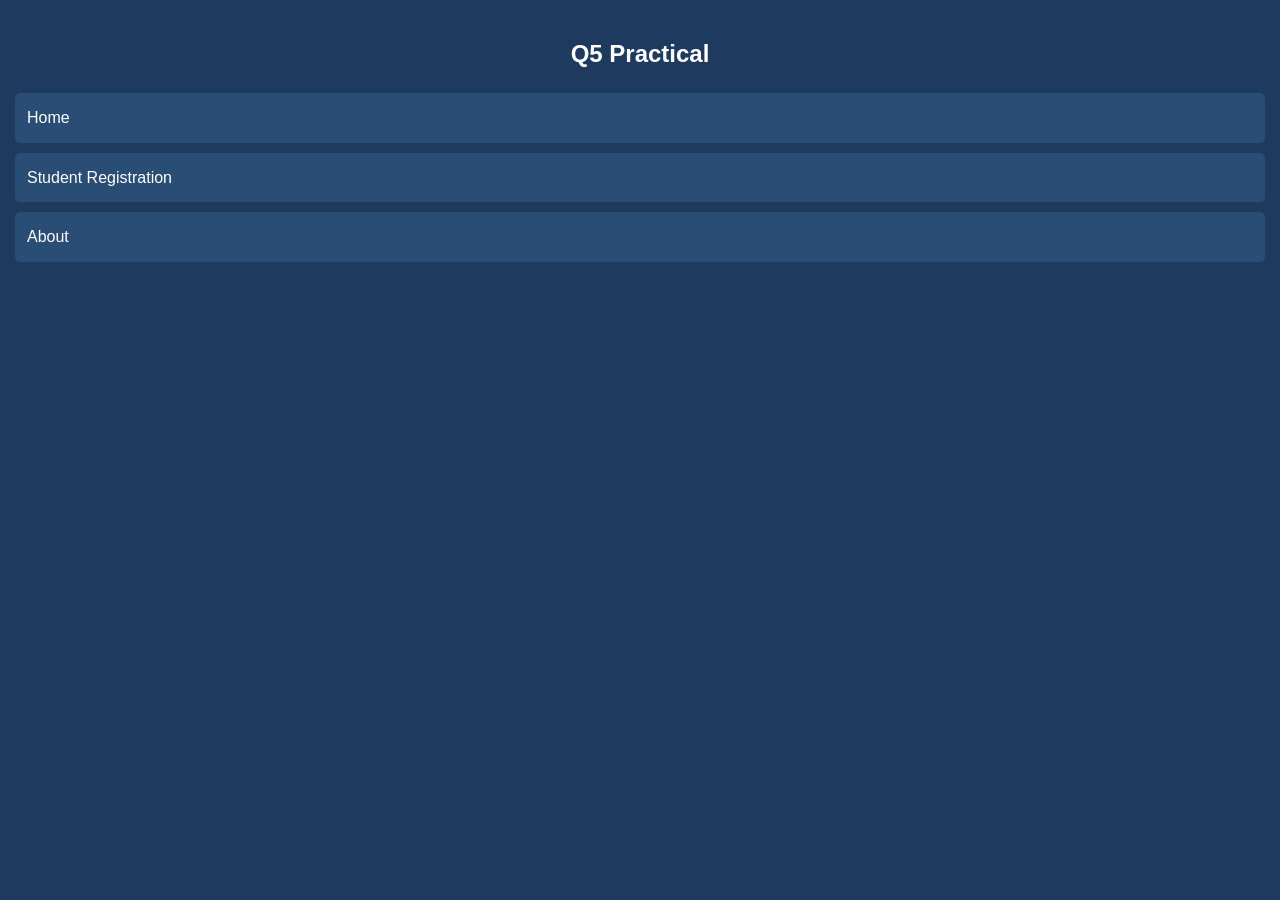
<file: 01_MCA_Lab_1/Q5_Frames_Forms/nav.html>
<!DOCTYPE html>
<html lang="en">
<head>
    <meta charset="UTF-8">
    <title>Navigation</title>
    <link rel="stylesheet" href="style.css">
</head>
<body class="navigation-page">

    <h2>Q5 Practical</h2>

    <nav>
        <a href="content.html" target="content">Home</a>
        <a href="form.html" target="content">Student Registration</a>
        <a href="about.html" target="content">About</a>
    </nav>

</body>
</html>
</file>
<file: 03_HTML_CSS_Assignment/A1_Marksheet/style.css>
* {
    box-sizing: border-box;
}

body {
    margin: 0;
    padding: 25px;
    font-family: Arial, Helvetica, sans-serif;
    font-size: 14px;
    line-height: 1.5;
    color: #1e293b;
    background-color: #eaf0f6;
}

.marksheet {
    width: 100%;
    max-width: 1100px;
    margin: 0 auto;
    padding: 35px;
    background-color: white;
    border: 2px solid #1e3a5f;
    box-shadow: 0 4px 16px rgba(0, 0, 0, 0.12);
}

.university-header {
    position: relative;
    text-align: center;
    padding: 20px 10px;
    border-bottom: 3px double #1e3a5f;
    margin-bottom: 25px;
}

.logo {
    position: absolute;
    top: 10px;
    left: 10px;
    width: 65px;
    height: 65px;
    display: flex;
    justify-content: center;
    align-items: center;
    border: 2px solid #1e3a5f;
    border-radius: 50%;
    font-size: 11px;
    font-weight: bold;
}

.university-header h1 {
    margin: 0;
    color: #1e3a5f;
    font-size: 27px;
}

.university-header h2 {
    margin: 15px 0 5px;
    font-size: 17px;
}

.university-header h3 {
    margin: 5px 0;
    letter-spacing: 2px;
}

.university-header p {
    margin: 5px 0;
}

h2 {
    color: #1e3a5f;
    font-size: 19px;
}

h3 {
    color: #1e3a5f;
}

section {
    margin-bottom: 28px;
}

table {
    width: 100%;
    border-collapse: collapse;
    margin: 12px 0;
    table-layout: auto;
}

th,
td {
    border: 1px solid #aebdce;
    padding: 9px;
    text-align: left;
    vertical-align: middle;
}

th {
    background-color: #1e3a5f;
    color: white;
    font-weight: bold;
}

.student-details th {
    width: 18%;
}

.student-details td {
    width: 32%;
}

.semester {
    page-break-inside: avoid;
    break-inside: avoid;
}

.semester h3 {
    padding: 8px 12px;
    margin-bottom: 0;
    background-color: #eaf0f6;
    border-left: 5px solid #1e3a5f;
}

.semester tbody tr:nth-child(even) {
    background-color: #f3f6fa;
}

.semester tfoot th,
.semester tfoot td {
    background-color: #dbe5f0;
    color: #1e293b;
    font-weight: bold;
}

.sgpa {
    text-align: right;
    font-weight: bold;
    margin-top: 5px;
}

.final-result {
    border: 2px solid #1e3a5f;
    padding: 15px;
}

.final-result th {
    width: 65%;
}

.final-result td {
    font-weight: bold;
}

.signatures {
    display: flex;
    justify-content: space-between;
    gap: 30px;
    text-align: center;
    margin-top: 55px;
}

.signatures div {
    width: 48%;
}

footer {
    text-align: center;
    border-top: 1px solid #aebdce;
    margin-top: 30px;
    padding-top: 15px;
    font-size: 12px;
    color: #475569;
}

@media (max-width: 700px) {
    body {
        padding: 8px;
    }

    .marksheet {
        padding: 12px;
    }

    .logo {
        position: static;
        margin: 0 auto 10px;
    }

    table {
        font-size: 11px;
    }

    th,
    td {
        padding: 5px;
        overflow-wrap: anywhere;
    }

    .signatures {
        flex-direction: column;
    }

    .signatures div {
        width: 100%;
    }
}

@media print {
    @page {
        size: A4 landscape;
        margin: 10mm;
    }

    body {
        padding: 0;
        background: white;
        font-size: 9px;
        print-color-adjust: exact;
        -webkit-print-color-adjust: exact;
    }

    .marksheet {
        max-width: none;
        padding: 10px;
        border: 1px solid #1e3a5f;
        box-shadow: none;
    }

    .semester {
        break-inside: avoid;
    }

    h1,
    h2,
    h3 {
        break-after: avoid;
    }
}
</file>
<file: 03_HTML_CSS_Assignment/A2_Degree_Certificate/style.css>
* {
    box-sizing: border-box;
}

body {
    margin: 0;
    padding: 25px;
    background-color: #e9eef5;
    color: #1e293b;
    font-family: Georgia, "Times New Roman", serif;
}

.certificate {
    max-width: 1100px;
    margin: 0 auto;
    padding: 12px;
    background-color: #ffffff;
    border: 2px solid #1e3a5f;
    box-shadow: 0 5px 18px rgba(0, 0, 0, 0.12);
}

.certificate-border {
    position: relative;
    border: 5px double #b28a35;
    padding: 30px 45px;
    min-height: 750px;
}

.certificate-header {
    text-align: center;
    border-bottom: 2px solid #b28a35;
    padding-bottom: 18px;
}

.logo {
    width: 68px;
    height: 68px;
    border: 2px solid #1e3a5f;
    border-radius: 50%;
    display: flex;
    align-items: center;
    justify-content: center;
    margin: 0 auto 12px;
    font-size: 12px;
    font-weight: bold;
}

.university-label {
    font-size: 12px;
    letter-spacing: 3px;
    color: #64748b;
    margin-bottom: 5px;
}

.certificate-header h1 {
    color: #1e3a5f;
    font-size: 30px;
    margin: 8px 0;
}

.certificate-header h2 {
    color: #1e3a5f;
    font-size: 22px;
    letter-spacing: 3px;
    margin: 16px 0 8px;
}

.certificate-header h3 {
    font-size: 15px;
    letter-spacing: 1px;
    margin: 8px 0;
}

.ornament {
    color: #b28a35;
    margin: 15px 0;
}

.certificate-body {
    text-align: center;
    padding: 18px 10px;
}

.intro {
    font-size: 17px;
    font-style: italic;
}

.student-name {
    display: inline-block;
    color: #1e3a5f;
    font-size: 29px;
    letter-spacing: 2px;
    border-bottom: 2px solid #b28a35;
    padding: 0 30px 8px;
    margin: 12px 0;
}

.details {
    font-size: 16px;
    line-height: 1.8;
    max-width: 760px;
    margin: 14px auto;
}

.degree-name {
    color: #1e3a5f;
    font-size: 21px;
    margin: 20px 0;
}

.result-box {
    display: flex;
    justify-content: space-around;
    gap: 15px;
    margin: 25px 0;
    padding: 16px 8px;
    border-top: 1px solid #cbd5e1;
    border-bottom: 1px solid #cbd5e1;
}

.result-box div {
    display: flex;
    flex-direction: column;
    gap: 7px;
}

.result-label {
    color: #64748b;
    font-size: 12px;
    text-transform: uppercase;
    letter-spacing: 1px;
}

.result-box strong {
    color: #1e3a5f;
    font-size: 13px;
}

.hindi-title {
    color: #1e3a5f;
    font-size: 21px;
    font-weight: bold;
    margin: 22px 0 10px;
}

.hindi-text {
    font-family: "Nirmala UI", "Mangal", sans-serif;
    font-size: 15px;
    line-height: 1.8;
    margin: 8px auto;
    max-width: 780px;
}

.certificate-footer {
    display: flex;
    align-items: flex-end;
    justify-content: space-between;
    gap: 20px;
    margin-top: 30px;
    text-align: center;
}

.signature {
    width: 35%;
    display: flex;
    flex-direction: column;
    align-items: center;
    gap: 7px;
    font-size: 12px;
}

.signature-line {
    width: 90%;
    border-top: 1px solid #1e3a5f;
    margin-bottom: 5px;
}

.signature span {
    font-size: 12px;
}

.seal {
    width: 95px;
    height: 95px;
    flex-shrink: 0;
    border: 2px solid #b28a35;
    border-radius: 50%;
    display: flex;
    flex-direction: column;
    justify-content: center;
    align-items: center;
    color: #1e3a5f;
    font-size: 11px;
}

.seal strong {
    font-size: 16px;
    margin-top: 4px;
}

.certificate-note {
    text-align: center;
    color: #64748b;
    font-family: Arial, sans-serif;
    font-size: 9px;
    letter-spacing: 1px;
    margin-top: 25px;
}

@media (max-width: 700px) {
    body {
        padding: 8px;
    }

    .certificate {
        padding: 5px;
    }

    .certificate-border {
        padding: 20px 12px;
    }

    .certificate-header h1 {
        font-size: 23px;
    }

    .student-name {
        font-size: 23px;
    }

    .result-box {
        flex-direction: column;
        align-items: center;
    }

    .certificate-footer {
        flex-wrap: wrap;
        justify-content: center;
    }

    .signature {
        width: 42%;
    }

    .seal {
        order: 3;
    }
}

@page {
    size: A4 landscape;
    margin: 8mm;
}

@media print {
    body {
        padding: 0;
        background: white;
    }

    .certificate {
        max-width: none;
        padding: 5px;
        border: 1px solid #1e3a5f;
        box-shadow: none;
    }

    .certificate-border {
        min-height: 0;
        padding: 16px 30px;
    }

    .certificate-header {
        padding-bottom: 8px;
    }

    .logo {
        width: 48px;
        height: 48px;
        margin-bottom: 5px;
    }

    .certificate-header h1 {
        font-size: 23px;
    }

    .certificate-header h2 {
        font-size: 18px;
        margin: 8px 0 5px;
    }

    .certificate-body {
        padding: 8px;
    }

    .student-name {
        font-size: 23px;
        margin: 5px 0;
    }

    .details {
        font-size: 13px;
        line-height: 1.5;
        margin: 7px auto;
    }

    .degree-name {
        font-size: 17px;
        margin: 10px 0;
    }

    .result-box {
        margin: 12px 0;
        padding: 8px;
    }

    .hindi-title {
        font-size: 17px;
        margin: 10px 0 5px;
    }

    .hindi-text {
        font-size: 12px;
        line-height: 1.5;
        margin: 4px auto;
    }

    .certificate-footer {
        margin-top: 12px;
    }

    .seal {
        width: 65px;
        height: 65px;
    }

    .certificate-note {
        margin-top: 10px;
    }
}
</file>
<file: 01_MCA_Lab_1/Q1_HTML_Text_Formatting/style.css>
/* Basic page styling */
body {
    font-family: Arial, sans-serif;
    background-color: #f1f5f9;
    color: #1e293b;
    margin: 0;
    padding: 20px;
    line-height: 1.6;
}

/* Main page header */
.page-header {
    background-color: #1e3a5f;
    color: white;
    text-align: center;
    padding: 25px;
    border-radius: 8px;
}

/* Main content container */
main {
    max-width: 900px;
    margin: 20px auto;
}

/* Individual content sections */
.content-card {
    background-color: white;
    margin-bottom: 18px;
    padding: 20px;
    border: 1px solid #cbd5e1;
    border-radius: 8px;
}

/* Highlighted inline text */
.highlight {
    color: #075985;
    background-color: #e0f2fe;
    padding: 3px 6px;
}

/* Preformatted text block */
pre {
    background-color: #f8fafc;
    border: 1px solid #cbd5e1;
    padding: 12px;
    overflow-x: auto;
}

/* Inline code */
code {
    background-color: #e2e8f0;
    padding: 3px 6px;
    border-radius: 4px;
    font-family: Consolas, monospace;
}

/* Footer */
footer {
    text-align: center;
    margin-top: 25px;
    color: #475569;
}

/* Improve readability on smaller screens */
@media (max-width: 600px) {
    body {
        padding: 10px;
    }

    .content-card {
        padding: 14px;
    }
}
</file>
<file: 01_MCA_Lab_1/Q3_Lists/style.css>
/* General page styling */
body {
    font-family: Arial, sans-serif;
    background-color: #f1f5f9;
    color: #1e293b;
    margin: 0;
    line-height: 1.6;
}

/* Header */
.header {
    background-color: #1e3a5f;
    color: white;
    text-align: center;
    padding: 30px 15px;
}

/* Navigation */
.navigation {
    background-color: #0f172a;
    padding: 15px;
    text-align: center;
}

.navigation a {
    color: white;
    text-decoration: none;
    margin: 0 12px;
    font-weight: bold;
}

.navigation a:hover {
    text-decoration: underline;
}

/* Main content sections */
.content {
    max-width: 900px;
    margin: 25px auto;
    padding: 22px;
    background-color: white;
    border: 1px solid #cbd5e1;
    border-radius: 8px;
}

/* Section headings */
.content h2 {
    color: #1e3a5f;
}

/* List styling */
ul, ol {
    padding-left: 30px;
}

li {
    margin-bottom: 8px;
}

/* Description list */
dt {
    font-weight: bold;
    color: #075985;
    margin-top: 12px;
}

dd {
    margin-left: 25px;
    margin-bottom: 12px;
}

/* Resource links */
.resources a {
    color: #075985;
}

/* Footer */
.footer {
    background-color: #1e3a5f;
    color: white;
    text-align: center;
    padding: 15px;
}

/* Responsive layout */
@media (max-width: 600px) {
    .content {
        margin: 15px 10px;
        padding: 15px;
    }

    .navigation a {
        display: inline-block;
        margin: 5px;
    }
}
</file>
<file: 01_MCA_Lab_1/Q4_Tables/style.css>
/* 1. General page styling */
body {
    font-family: Arial, sans-serif;
    background-color: #f1f5f9;
    color: #1e293b;
    margin: 0;
    line-height: 1.6;
}

/* 2. Main heading */
h1 {
    background-color: #1e3a5f;
    color: white;
    text-align: center;
    padding: 25px;
    margin: 0;
}

/* 3. Subheading */
h2 {
    text-align: center;
    color: #1e3a5f;
    margin-top: 30px;
}

/* 4. Table container */
table {
    width: 90%;
    margin: 25px auto;
    border-collapse: collapse;
    background-color: white;
}

/* 5. Table caption */
caption {
    font-size: 20px;
    font-weight: bold;
    padding: 12px;
    color: #1e3a5f;
}

/* 6. Header and data cells */
th,
td {
    border: 1px solid #cbd5e1;
    padding: 12px;
    text-align: left;
}

/* 7. Table headings */
th {
    background-color: #1e3a5f;
    color: white;
}

/* 8. Alternating row colors */
tbody tr:nth-child(even) {
    background-color: #eaf0f6;
}

/* 9. Highlight a row when hovered */
tbody tr:hover {
    background-color: #dbeafe;
}
</file>
<file: 01_MCA_Lab_1/Q5_Frames_Forms/style.css>
* {
    box-sizing: border-box;
}

body {
    margin: 0;
    padding: 20px;
    font-family: Arial, sans-serif;
    background-color: #f1f5f9;
    color: #1e293b;
    line-height: 1.6;
}

h1, h2 {
    color: #1e3a5f;
}

.container {
    max-width: 850px;
    margin: 0 auto;
    padding: 25px;
    background-color: white;
    border-radius: 8px;
    box-shadow: 0 2px 8px rgba(0, 0, 0, 0.08);
}

.navigation-page {
    padding: 15px;
    background-color: #1e3a5f;
    color: white;
}

.navigation-page h2 {
    color: white;
    text-align: center;
}

nav a {
    display: block;
    margin: 10px 0;
    padding: 12px;
    color: white;
    text-decoration: none;
    background-color: #294d75;
    border-radius: 5px;
}

nav a:hover {
    background-color: #416b98;
}

.registration-form {
    display: flex;
    flex-direction: column;
    gap: 8px;
}

.form-control {
    width: 100%;
    padding: 10px;
    margin-bottom: 10px;
    border: 1px solid #cbd5e1;
    border-radius: 5px;
    font-size: 15px;
}

fieldset {
    margin: 8px 0 15px;
    padding: 12px;
    border: 1px solid #cbd5e1;
    border-radius: 5px;
}

legend {
    font-weight: bold;
    color: #1e3a5f;
}

.inline-label {
    display: inline-block;
    margin-right: 12px;
}

.button-group {
    display: flex;
    gap: 10px;
    margin-top: 10px;
}

button {
    padding: 11px 20px;
    border: none;
    border-radius: 5px;
    background-color: #1e3a5f;
    color: white;
    cursor: pointer;
    font-size: 15px;
}

button:hover {
    background-color: #294d75;
}

.reset-button {
    background-color: #64748b;
}

.reset-button:hover {
    background-color: #475569;
}

@media (max-width: 600px) {
    body {
        padding: 10px;
    }

    .container {
        padding: 15px;
    }
}
</file>
